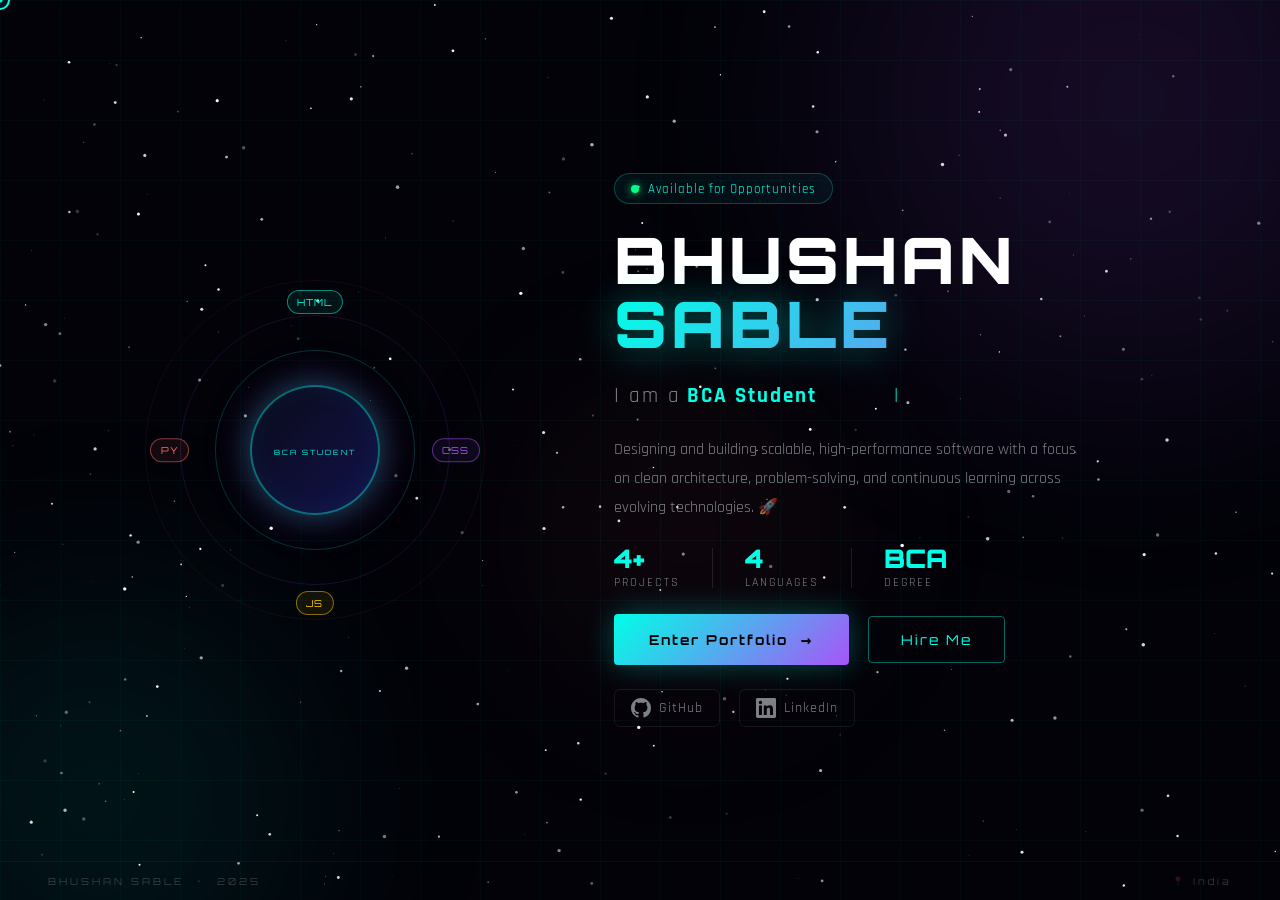
<file: index.html>
<!DOCTYPE html>
<html lang="en">
<head>
<meta charset="UTF-8">
<meta name="viewport" content="width=device-width, initial-scale=1.0">
<title>Bhushan Sable</title>
<link href="https://fonts.googleapis.com/css2?family=Orbitron:wght@400;700;900&family=Rajdhani:wght@300;400;600;700&display=swap" rel="stylesheet">
<link rel="stylesheet" href="landing.css">
</head>
<body>

<!-- Custom Cursor -->
<div id="cursor"></div>
<div id="cursor-dot"></div>

<!-- Star Canvas -->
<canvas id="starfield"></canvas>

<!-- Nebula Blobs -->
<div class="nebula n1"></div>
<div class="nebula n2"></div>
<div class="nebula n3"></div>

<!-- Grid Overlay -->
<div class="grid-overlay"></div>

<!-- Floating Particles -->
<div class="particles" id="particles"></div>

<!-- ═══ MAIN CONTENT ═══ -->
<main class="landing-main">

  <!-- LEFT: Avatar / Visual -->
  <div class="left-col">
    <div class="avatar-container">
      <div class="orbit-ring ring1"></div>
      <div class="orbit-ring ring2"></div>
      <div class="orbit-ring ring3"></div>
      <div class="avatar-glow"></div>
      <div class="avatar-box">
        <div class="avatar-emoji"></div>
        <div class="avatar-label">BCA STUDENT</div>
      </div>
      <!-- Orbiting Badges -->
      <div class="badge b1">HTML</div>
      <div class="badge b2">CSS</div>
      <div class="badge b3">JS</div>
      <div class="badge b4">PY</div>
    </div>
  </div>

  <!-- RIGHT: Text Content -->
  <div class="right-col">

    <!-- Status Badge -->
    <div class="status-badge">
      <span class="pulse-dot"></span>
      Available for Opportunities
    </div>

    <!-- Name -->
    <h1 class="name-title">
      <span class="name-line">BHUSHAN</span>
      <span class="name-line accent">SABLE</span>
    </h1>

    <!-- Animated Role -->
    <div class="role-wrapper">
      <span class="role-static">I am a </span>
      <span class="role-dynamic" id="roleText"></span>
      <span class="cursor-blink">|</span>
    </div>

    <!-- Description -->
    <p class="desc">
     Designing and building scalable, high-performance software with a focus on clean architecture, problem-solving, and continuous learning across evolving technologies. 🚀
    </p>

    <!-- Stats Row -->
    <div class="stats-row">
      <div class="stat">
        <span class="stat-num">4+</span>
        <span class="stat-label">Projects</span>
      </div>
      <div class="stat-divider"></div>
      <div class="stat">
        <span class="stat-num">4</span>
        <span class="stat-label">Languages</span>
      </div>
      <div class="stat-divider"></div>
      <div class="stat">
        <span class="stat-num">BCA</span>
        <span class="stat-label">Degree</span>
      </div>
    </div>

    <!-- CTA Buttons -->
    <div class="cta-row">
      <a href="main.html" class="btn-primary" id="enterBtn">
        <span class="btn-text">Enter Portfolio</span>
        <span class="btn-icon">→</span>
        <div class="btn-shine"></div>
      </a>
      <a href="mailto:bhushansable9876@gmail.com" class="btn-secondary">
        Hire Me
      </a>
    </div>

    <!-- Social Links -->
    <div class="socials">
      <a href="https://github.com/bhushansable" target="_blank" class="social-link">
        <svg width="20" height="20" viewBox="0 0 24 24" fill="currentColor">
          <path d="M12 0C5.37 0 0 5.37 0 12c0 5.31 3.435 9.795 8.205 11.385.6.105.825-.255.825-.57 0-.285-.015-1.23-.015-2.235-3.015.555-3.795-.735-4.035-1.41-.135-.345-.72-1.41-1.23-1.695-.42-.225-1.02-.78-.015-.795.945-.015 1.62.87 1.845 1.23 1.08 1.815 2.805 1.305 3.495.99.105-.78.42-1.305.765-1.605-2.67-.3-5.46-1.335-5.46-5.925 0-1.305.465-2.385 1.23-3.225-.12-.3-.54-1.53.12-3.18 0 0 1.005-.315 3.3 1.23.96-.27 1.98-.405 3-.405s2.04.135 3 .405c2.295-1.56 3.3-1.23 3.3-1.23.66 1.65.24 2.88.12 3.18.765.84 1.23 1.905 1.23 3.225 0 4.605-2.805 5.625-5.475 5.925.435.375.81 1.095.81 2.22 0 1.605-.015 2.895-.015 3.3 0 .315.225.69.825.57A12.02 12.02 0 0 0 24 12c0-6.63-5.37-12-12-12z"/>
        </svg>
        GitHub
      </a>
      <a href="https://www.linkedin.com/in/bhushan-sable-937256384?utm_source=share_via&utm_content=profile&utm_medium=member_android" target="_blank" class="social-link">
        <svg width="20" height="20" viewBox="0 0 24 24" fill="currentColor">
          <path d="M20.447 20.452h-3.554v-5.569c0-1.328-.027-3.037-1.852-3.037-1.853 0-2.136 1.445-2.136 2.939v5.667H9.351V9h3.414v1.561h.046c.477-.9 1.637-1.85 3.37-1.85 3.601 0 4.267 2.37 4.267 5.455v6.286zM5.337 7.433a2.062 2.062 0 0 1-2.063-2.065 2.064 2.064 0 1 1 2.063 2.065zm1.782 13.019H3.555V9h3.564v11.452zM22.225 0H1.771C.792 0 0 .774 0 1.729v20.542C0 23.227.792 24 1.771 24h20.451C23.2 24 24 23.227 24 22.271V1.729C24 .774 23.2 0 22.222 0h.003z"/>
        </svg>
        LinkedIn
      </a>
    </div>

  </div>
</main>

<!-- Bottom Bar -->
<div class="bottom-bar">
  <span>BHUSHAN SABLE &nbsp;·&nbsp; 2025</span>
  <span class="location">📍 India</span>
</div>

<script src="landing.js"></script>
</body>
</html>
</file>
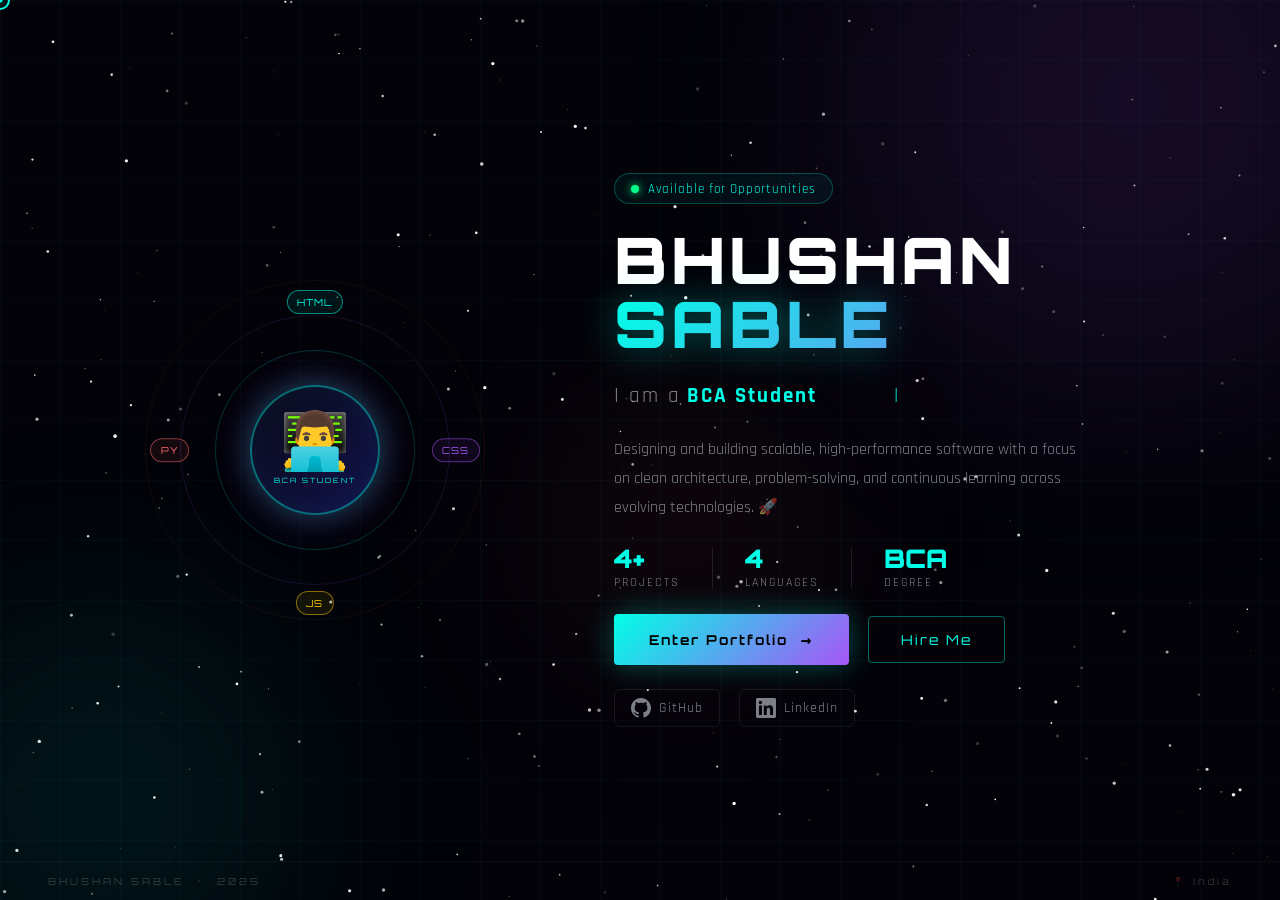
<file: landing.html>
<!DOCTYPE html>
<html lang="en">
<head>
<meta charset="UTF-8">
<meta name="viewport" content="width=device-width, initial-scale=1.0">
<title>Bhushan Sable</title>
<link href="https://fonts.googleapis.com/css2?family=Orbitron:wght@400;700;900&family=Rajdhani:wght@300;400;600;700&display=swap" rel="stylesheet">
<link rel="stylesheet" href="landing.css">
</head>
<body>

<!-- Custom Cursor -->
<div id="cursor"></div>
<div id="cursor-dot"></div>

<!-- Star Canvas -->
<canvas id="starfield"></canvas>

<!-- Nebula Blobs -->
<div class="nebula n1"></div>
<div class="nebula n2"></div>
<div class="nebula n3"></div>

<!-- Grid Overlay -->
<div class="grid-overlay"></div>

<!-- Floating Particles -->
<div class="particles" id="particles"></div>

<!-- ═══ MAIN CONTENT ═══ -->
<main class="landing-main">

  <!-- LEFT: Avatar / Visual -->
  <div class="left-col">
    <div class="avatar-container">
      <div class="orbit-ring ring1"></div>
      <div class="orbit-ring ring2"></div>
      <div class="orbit-ring ring3"></div>
      <div class="avatar-glow"></div>
      <div class="avatar-box">
        <div class="avatar-emoji">👨‍💻</div>
        <div class="avatar-label">BCA STUDENT</div>
      </div>
      <!-- Orbiting Badges -->
      <div class="badge b1">HTML</div>
      <div class="badge b2">CSS</div>
      <div class="badge b3">JS</div>
      <div class="badge b4">PY</div>
    </div>
  </div>

  <!-- RIGHT: Text Content -->
  <div class="right-col">

    <!-- Status Badge -->
    <div class="status-badge">
      <span class="pulse-dot"></span>
      Available for Opportunities
    </div>

    <!-- Name -->
    <h1 class="name-title">
      <span class="name-line">BHUSHAN</span>
      <span class="name-line accent">SABLE</span>
    </h1>

    <!-- Animated Role -->
    <div class="role-wrapper">
      <span class="role-static">I am a </span>
      <span class="role-dynamic" id="roleText"></span>
      <span class="cursor-blink">|</span>
    </div>

    <!-- Description -->
    <p class="desc">
     Designing and building scalable, high-performance software with a focus on clean architecture, problem-solving, and continuous learning across evolving technologies. 🚀
    </p>

    <!-- Stats Row -->
    <div class="stats-row">
      <div class="stat">
        <span class="stat-num">4+</span>
        <span class="stat-label">Projects</span>
      </div>
      <div class="stat-divider"></div>
      <div class="stat">
        <span class="stat-num">4</span>
        <span class="stat-label">Languages</span>
      </div>
      <div class="stat-divider"></div>
      <div class="stat">
        <span class="stat-num">BCA</span>
        <span class="stat-label">Degree</span>
      </div>
    </div>

    <!-- CTA Buttons -->
    <div class="cta-row">
      <a href="main.html" class="btn-primary" id="enterBtn">
        <span class="btn-text">Enter Portfolio</span>
        <span class="btn-icon">→</span>
        <div class="btn-shine"></div>
      </a>
      <a href="mailto:bhushansable9876@gmail.com" class="btn-secondary">
        Hire Me
      </a>
    </div>

    <!-- Social Links -->
    <div class="socials">
      <a href="https://github.com/bhushansable" target="_blank" class="social-link">
        <svg width="20" height="20" viewBox="0 0 24 24" fill="currentColor">
          <path d="M12 0C5.37 0 0 5.37 0 12c0 5.31 3.435 9.795 8.205 11.385.6.105.825-.255.825-.57 0-.285-.015-1.23-.015-2.235-3.015.555-3.795-.735-4.035-1.41-.135-.345-.72-1.41-1.23-1.695-.42-.225-1.02-.78-.015-.795.945-.015 1.62.87 1.845 1.23 1.08 1.815 2.805 1.305 3.495.99.105-.78.42-1.305.765-1.605-2.67-.3-5.46-1.335-5.46-5.925 0-1.305.465-2.385 1.23-3.225-.12-.3-.54-1.53.12-3.18 0 0 1.005-.315 3.3 1.23.96-.27 1.98-.405 3-.405s2.04.135 3 .405c2.295-1.56 3.3-1.23 3.3-1.23.66 1.65.24 2.88.12 3.18.765.84 1.23 1.905 1.23 3.225 0 4.605-2.805 5.625-5.475 5.925.435.375.81 1.095.81 2.22 0 1.605-.015 2.895-.015 3.3 0 .315.225.69.825.57A12.02 12.02 0 0 0 24 12c0-6.63-5.37-12-12-12z"/>
        </svg>
        GitHub
      </a>
      <a href="https://www.linkedin.com/in/bhushan-sable-937256384?utm_source=share_via&utm_content=profile&utm_medium=member_android" target="_blank" class="social-link">
        <svg width="20" height="20" viewBox="0 0 24 24" fill="currentColor">
          <path d="M20.447 20.452h-3.554v-5.569c0-1.328-.027-3.037-1.852-3.037-1.853 0-2.136 1.445-2.136 2.939v5.667H9.351V9h3.414v1.561h.046c.477-.9 1.637-1.85 3.37-1.85 3.601 0 4.267 2.37 4.267 5.455v6.286zM5.337 7.433a2.062 2.062 0 0 1-2.063-2.065 2.064 2.064 0 1 1 2.063 2.065zm1.782 13.019H3.555V9h3.564v11.452zM22.225 0H1.771C.792 0 0 .774 0 1.729v20.542C0 23.227.792 24 1.771 24h20.451C23.2 24 24 23.227 24 22.271V1.729C24 .774 23.2 0 22.222 0h.003z"/>
        </svg>
        LinkedIn
      </a>
    </div>

  </div>
</main>

<!-- Bottom Bar -->
<div class="bottom-bar">
  <span>BHUSHAN SABLE &nbsp;·&nbsp; 2025</span>
  <span class="location">📍 India</span>
</div>

<script src="landing.js"></script>
</body>
</html>
</file>
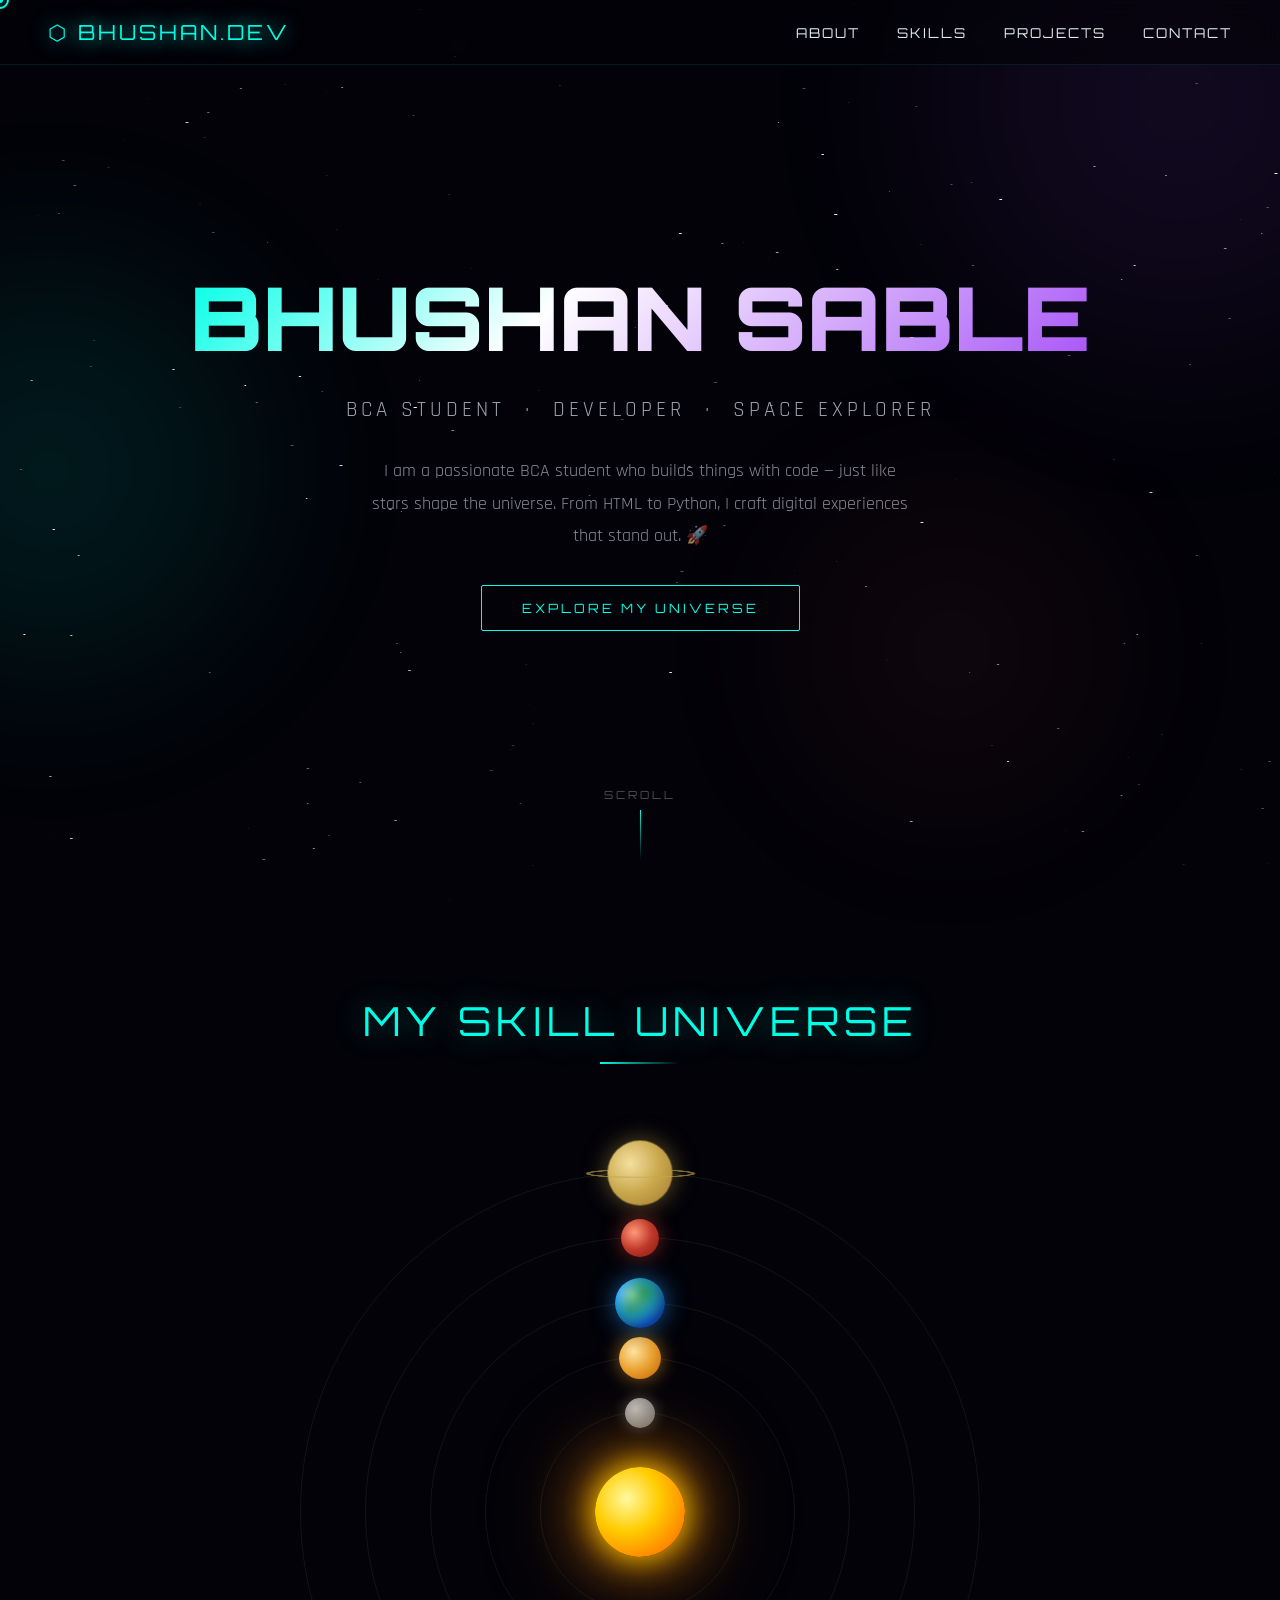
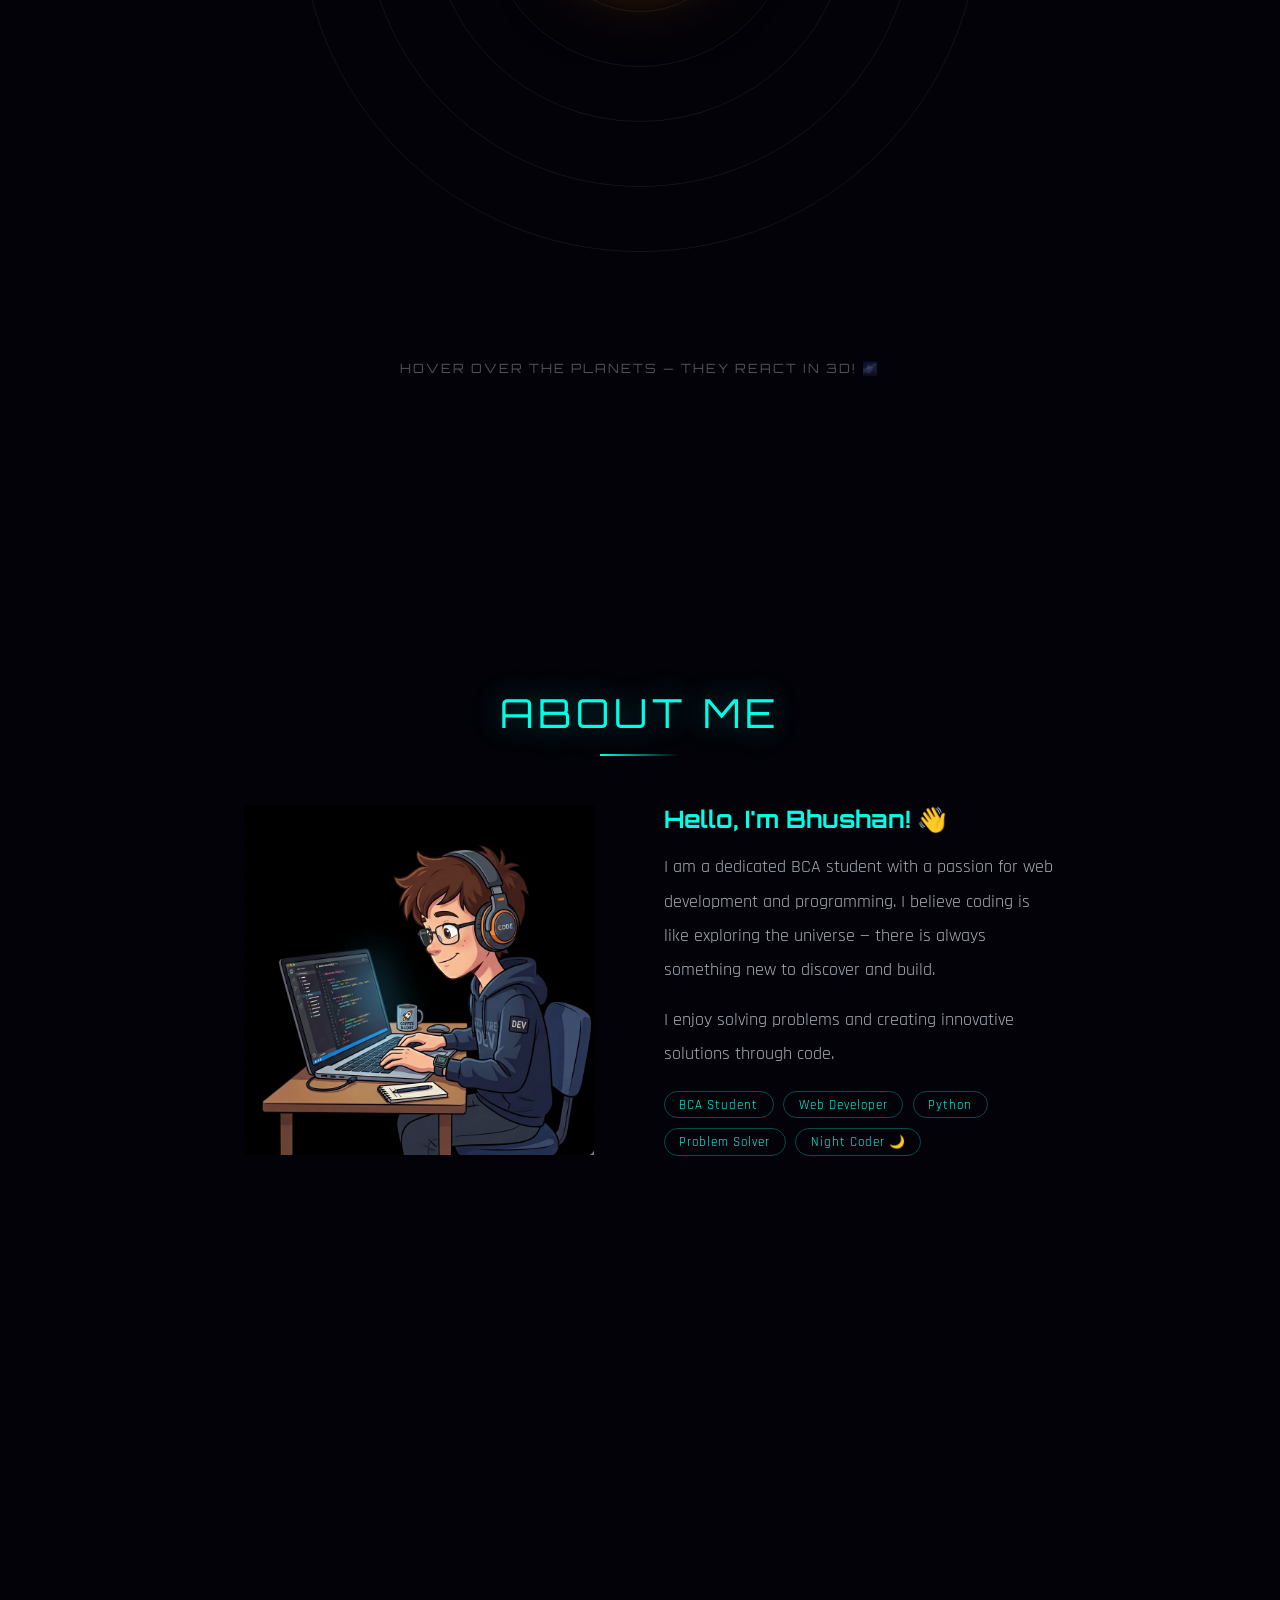
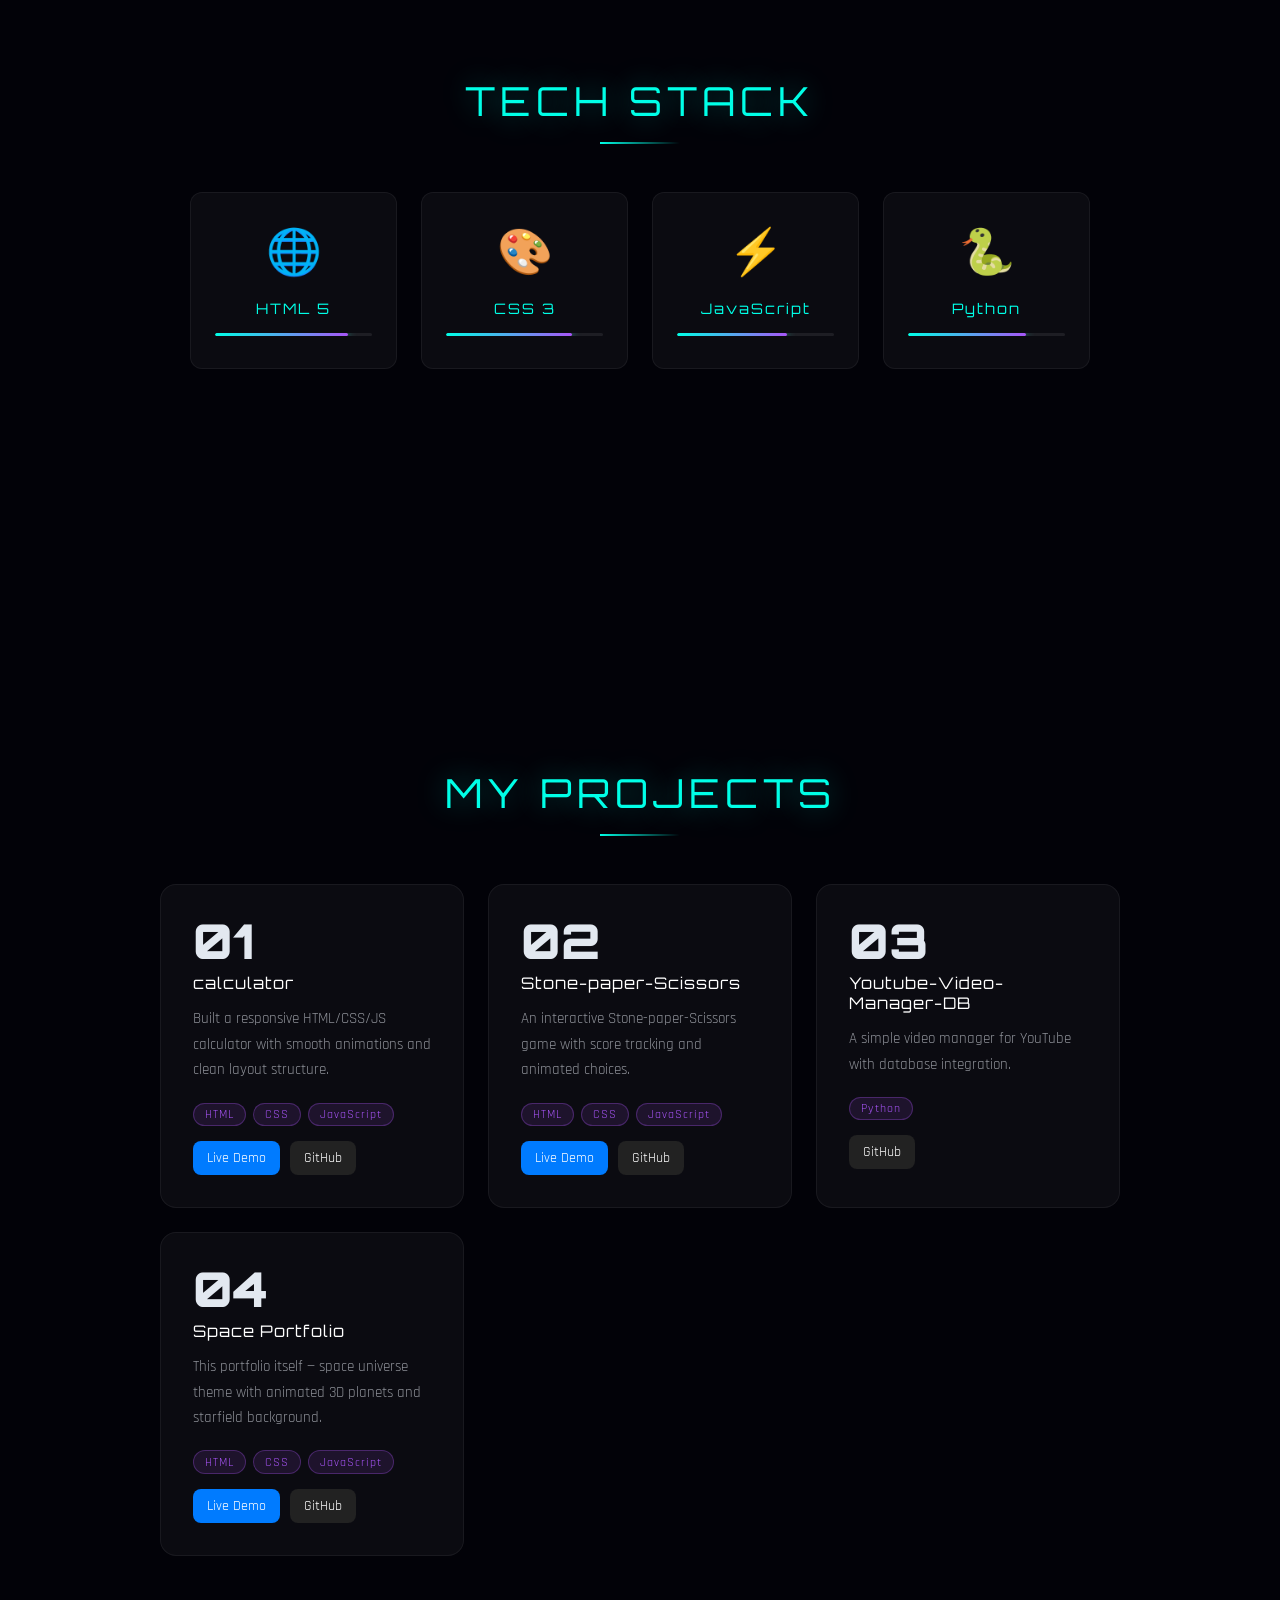
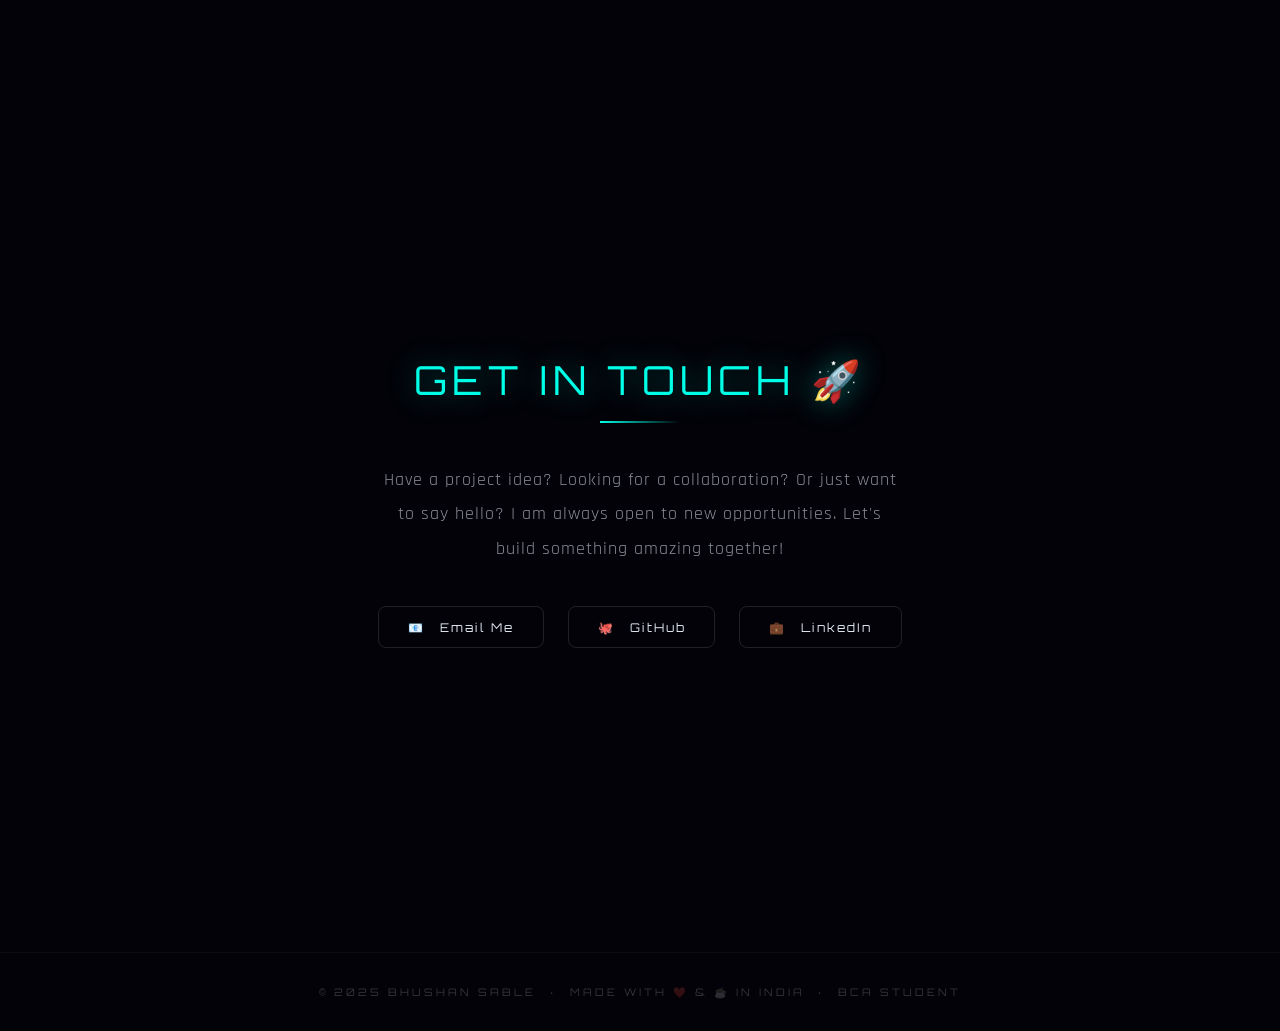
<file: main.html>
<!DOCTYPE html>
<html lang="en">
<head>
<meta charset="UTF-8">
<meta name="viewport" content="width=device-width, initial-scale=1.0">
<title>Bhushan Sable | Portfolio</title>
<link href="https://fonts.googleapis.com/css2?family=Orbitron:wght@400;700;900&family=Rajdhani:wght@300;400;600&display=swap" rel="stylesheet">
<link rel="stylesheet" href="main_style.css">
</head>
<body>

<div id="cursor"></div>
<div id="cursor-dot"></div>

<div class="nebula nebula1"></div>
<div class="nebula nebula2"></div>
<div class="nebula nebula3"></div>

<canvas id="starfield"></canvas>

<nav>
  <div class="logo">⬡ BHUSHAN.DEV</div>
  <div class="nav-links">
    <a href="#about">About</a>
    <a href="#skills">Skills</a>
    <a href="#projects">Projects</a>
    <a href="#contact">Contact</a>
  </div>
  
</nav>

<!-- HERO -->
<section id="hero">
  <div class="hero-title">BHUSHAN SABLE</div>
  <div class="hero-sub">BCA Student &nbsp;·&nbsp; Developer &nbsp;·&nbsp; Space Explorer</div>
  <p class="hero-desc">
    I am a passionate BCA student who builds things with code — just like stars shape the universe. From HTML to Python, I craft digital experiences that stand out. 🚀
  </p>
  <a href="#projects" class="btn">Explore My Universe</a>
  <div class="scroll-indicator">
    <span>SCROLL</span>
    <div class="scroll-line"></div>
  </div>
</section>

<!-- SOLAR SYSTEM -->
<section id="planets-section">
  <div class="section-title fade-in">My Skill Universe</div>
  <div class="planets-orbit-container fade-in">
    <div class="sun"></div>

    <div class="orbit orbit1">
      <div class="planet-wrapper">
        <div class="planet p-mercury"></div>
        <div class="tooltip">⚡ HTML</div>
      </div>
    </div>

    <div class="orbit orbit2">
      <div class="planet-wrapper">
        <div class="planet p-venus"></div>
        <div class="tooltip">🎨 CSS</div>
      </div>
    </div>

    <div class="orbit orbit3">
      <div class="planet-wrapper">
        <div class="planet p-earth"></div>
        <div class="tooltip">🌍 JavaScript</div>
      </div>
    </div>

    <div class="orbit orbit4">
      <div class="planet-wrapper">
        <div class="planet p-mars"></div>
        <div class="tooltip">🐍 Python</div>
      </div>
    </div>

    <div class="orbit orbit5">
      <div class="planet-wrapper">
        <div class="planet p-saturn">
          <div class="saturn-ring"></div>
        </div>
        <div class="tooltip">🪐 Projects</div>
      </div>
    </div>
  </div>
  <p class="orbit-hint">HOVER OVER THE PLANETS — THEY REACT IN 3D! 🌌</p>
</section>

<!-- ABOUT -->
<section id="about">
  <div class="section-title fade-in">About Me</div>
  <div class="about-grid fade-in">
    <div class="about-avatar">
      <div class="avatar-circle"></div>
    </div>
    <div class="about-text">
      <h3>Hello, I'm Bhushan! 👋</h3>
      <p>I am a dedicated BCA student with a passion for web development and programming. I believe coding is like exploring the universe — there is always something new to discover and build.</p>
      <p>I enjoy solving problems and creating innovative solutions through code.</p>
      <div class="tag-cloud">
        <span class="tag">BCA Student</span>
        <span class="tag">Web Developer</span>
        <span class="tag">Python</span>
        <span class="tag">Problem Solver</span>
        <span class="tag">Night Coder 🌙</span>
      </div>
    </div>
  </div>
</section>

<!-- SKILLS -->
<section id="skills">
  <div class="section-title fade-in">Tech Stack</div>
  <div class="skills-grid fade-in">
    <div class="skill-card" data-skill="85">
      <span class="skill-icon">🌐</span>
      <div class="skill-name">HTML 5</div>
      <div class="skill-level"><div class="skill-bar"></div></div>
    </div>
    <div class="skill-card" data-skill="80">
      <span class="skill-icon">🎨</span>
      <div class="skill-name">CSS 3</div>
      <div class="skill-level"><div class="skill-bar"></div></div>
    </div>
    <div class="skill-card" data-skill="70">
      <span class="skill-icon">⚡</span>
      <div class="skill-name">JavaScript</div>
      <div class="skill-level"><div class="skill-bar"></div></div>
    </div>
    <div class="skill-card" data-skill="75">
      <span class="skill-icon">🐍</span>
      <div class="skill-name">Python</div>
      <div class="skill-level"><div class="skill-bar"></div></div>
    </div>
  </div>
</section>

<!-- PROJECTS -->
<section id="projects">
  <div class="section-title fade-in">My Projects</div>
  <div class="projects-grid fade-in">

    <div class="proj-card">
      <div class="proj-num">01</div>
      <div class="proj-title">calculator</div>
      <p class="proj-desc">Built a responsive HTML/CSS/JS calculator with smooth animations and clean layout structure.</p>
      <div class="proj-tags">
        <span class="proj-tag">HTML</span>
        <span class="proj-tag">CSS</span>
        <span class="proj-tag">JavaScript</span>
      </div>
      <div class="proj-links">
        <a href="https://bhushansable.github.io/calculator/" target="_blank" class="btn-live">
          Live Demo
        </a>

        <a href="https://github.com/bhushansable/calculator" target="_blank" class="btn-github">
          GitHub
        </a>
      </div>
    </div>

    <div class="proj-card">
      <div class="proj-num">02</div>
      <div class="proj-title">Stone-paper-Scissors</div>
      <p class="proj-desc">An interactive Stone-paper-Scissors game with score tracking and animated choices.</p>
      <div class="proj-tags">
        <span class="proj-tag">HTML</span>
        <span class="proj-tag">CSS</span>
        <span class="proj-tag">JavaScript</span>
      </div>
      <div class="proj-links">
        <a href="https://bhushansable.github.io/Stone-paper-Scissor-/" target="_blank" class="btn-live">
          Live Demo
        </a>

        <a href="https://github.com/bhushansable/Stone-paper-Scissor-" target="_blank" class="btn-github">
          GitHub
        </a>
      </div>
    </div>

    <div class="proj-card">
      <div class="proj-num">03</div>
      <div class="proj-title">Youtube-Video-Manager-DB</div>
      <p class="proj-desc">A simple video manager for YouTube with database integration.</p>
      <div class="proj-tags">
        <span class="proj-tag">Python</span>
      </div>
      <div class="proj-links">
        <a href="https://github.com/bhushansable/STORE-MANAGER-DB" target="_blank" class="btn-github">
          GitHub
        </a>
      </div>
    </div>

    <div class="proj-card">
      <div class="proj-num">04</div>
      <div class="proj-title">Space Portfolio</div>
      <p class="proj-desc">This portfolio itself — space universe theme with animated 3D planets and starfield background.</p>
      <div class="proj-tags">
        <span class="proj-tag">HTML</span>
        <span class="proj-tag">CSS</span>
        <span class="proj-tag">JavaScript</span>
      </div>
       <div class="proj-links">
        <a href=" https://bhushansable.github.io/Portfolio/" target="_blank" class="btn-live">
          Live Demo
        </a>

        <a href="https://github.com/bhushansable/Portfolio" target="_blank" class="btn-github">
          GitHub
        </a>
      </div>
    </div>

  </div>
</section>

<!-- CONTACT -->
<section id="contact">
  <div class="section-title fade-in">Get In Touch 🚀</div>
  <p class="contact-line fade-in">
    Have a project idea? Looking for a collaboration? Or just want to say hello? I am always open to new opportunities. Let's build something amazing together!
  </p>
  <div class="contact-links fade-in">
    <a href="bhushansable9876@gmail.com" class="contact-link">📧 &nbsp; Email Me</a>
    <a href="https://github.com/bhushansable" target="_blank" class="contact-link">🐙 &nbsp; GitHub</a>
    <a href="https://www.linkedin.com/in/bhushan-sable-937256384?utm_source=share_via&utm_content=profile&utm_medium=member_android" target="_blank" class="contact-link">💼 &nbsp; LinkedIn</a>
  </div>
</section>

<footer>
  &copy; 2025 BHUSHAN SABLE &nbsp;·&nbsp; MADE WITH ❤️ &amp; ☕ IN INDIA &nbsp;·&nbsp; BCA STUDENT
</footer>

<script src="main.js"></script>
</body>
</html>
</file>
<file: landing.css>
/* ════════════════════════════════════
   BHUSHAN SABLE — LANDING PAGE
   landing.css
════════════════════════════════════ */

:root {
  --accent:  #00ffe7;
  --accent2: #a855f7;
  --accent3: #ff6b6b;
  --bg:      #020208;
  --bg2:     #080818;
  --text:    #e2e8f0;
  --text-dim: rgba(226,232,240,0.55);
}

*, *::before, *::after {
  margin: 0; padding: 0;
  box-sizing: border-box;
}

html, body {
  width: 100%; height: 100%;
  overflow: hidden;
}

body {
  background: var(--bg);
  color: var(--text);
  font-family: 'Rajdhani', sans-serif;
  cursor: none;
}

/* ── CURSOR ── */
#cursor {
  position: fixed;
  width: 20px; height: 20px;
  border: 2px solid var(--accent);
  border-radius: 50%;
  pointer-events: none;
  z-index: 9999;
  transform: translate(-50%,-50%);
  transition: transform 0.15s ease, background 0.2s, width 0.2s, height 0.2s;
}
#cursor-dot {
  position: fixed;
  width: 5px; height: 5px;
  background: var(--accent);
  border-radius: 50%;
  pointer-events: none;
  z-index: 9999;
  transform: translate(-50%,-50%);
  box-shadow: 0 0 8px var(--accent);
}

/* ── STARFIELD ── */
#starfield {
  position: fixed;
  inset: 0;
  z-index: 0;
  pointer-events: none;
}

/* ── NEBULAS ── */
.nebula {
  position: fixed;
  border-radius: 50%;
  filter: blur(90px);
  pointer-events: none;
  z-index: 0;
}
.n1 {
  width: 700px; height: 700px;
  background: radial-gradient(circle, rgba(168,85,247,0.15), transparent);
  top: -250px; right: -200px;
}
.n2 {
  width: 500px; height: 500px;
  background: radial-gradient(circle, rgba(0,255,231,0.10), transparent);
  bottom: -150px; left: -150px;
}
.n3 {
  width: 350px; height: 350px;
  background: radial-gradient(circle, rgba(255,107,107,0.08), transparent);
  top: 40%; left: 40%;
}

/* ── GRID OVERLAY ── */
.grid-overlay {
  position: fixed;
  inset: 0;
  z-index: 1;
  background-image:
    linear-gradient(rgba(0,255,231,0.03) 1px, transparent 1px),
    linear-gradient(90deg, rgba(0,255,231,0.03) 1px, transparent 1px);
  background-size: 60px 60px;
  pointer-events: none;
}

/* ── PARTICLES ── */
.particles {
  position: fixed;
  inset: 0;
  z-index: 1;
  pointer-events: none;
}
.particle {
  position: absolute;
  border-radius: 50%;
  animation: particle-float linear infinite;
  opacity: 0;
}
@keyframes particle-float {
  0%   { transform: translateY(100vh) scale(0); opacity: 0; }
  10%  { opacity: 1; }
  90%  { opacity: 0.6; }
  100% { transform: translateY(-10vh) scale(1); opacity: 0; }
}

/* ── MAIN LAYOUT ── */
.landing-main {
  position: relative;
  z-index: 10;
  width: 100%;
  height: 100vh;
  display: grid;
  grid-template-columns: 1fr 1.2fr;
  align-items: center;
  max-width: 1300px;
  margin: 0 auto;
  padding: 2rem 4rem;
  gap: 3rem;
}

/* ════════════════════════════════════
   LEFT COL — AVATAR
════════════════════════════════════ */
.left-col {
  display: flex;
  justify-content: center;
  align-items: center;
}

.avatar-container {
  position: relative;
  width: 340px;
  height: 340px;
  display: flex;
  align-items: center;
  justify-content: center;
}

/* Orbit Rings */
.orbit-ring {
  position: absolute;
  border-radius: 50%;
  border: 1px solid rgba(0,255,231,0.12);
  animation: ring-spin linear infinite;
}
.ring1 { width: 200px; height: 200px; animation-duration: 12s; border-color: rgba(0,255,231,0.2); }
.ring2 { width: 270px; height: 270px; animation-duration: 20s; animation-direction: reverse; border-color: rgba(168,85,247,0.15); }
.ring3 { width: 340px; height: 340px; animation-duration: 30s; border-color: rgba(255,107,107,0.08); }

@keyframes ring-spin {
  from { transform: rotate(0deg); }
  to   { transform: rotate(360deg); }
}

/* Avatar Box */
.avatar-glow {
  position: absolute;
  width: 140px; height: 140px;
  border-radius: 50%;
  background: radial-gradient(circle, rgba(0,255,231,0.3), rgba(168,85,247,0.2), transparent);
  filter: blur(20px);
  animation: glow-pulse 3s ease-in-out infinite alternate;
}
@keyframes glow-pulse {
  from { transform: scale(1);   opacity: 0.7; }
  to   { transform: scale(1.3); opacity: 1;   }
}

.avatar-box {
  position: relative;
  width: 130px; height: 130px;
  border-radius: 50%;
  background: linear-gradient(135deg, #0a0a1a, #12124a);
  border: 2px solid rgba(0,255,231,0.4);
  display: flex;
  flex-direction: column;
  align-items: center;
  justify-content: center;
  gap: 4px;
  box-shadow:
    0 0 30px rgba(0,255,231,0.2),
    0 0 60px rgba(168,85,247,0.1),
    inset 0 0 30px rgba(0,255,231,0.05);
  animation: avatar-float 5s ease-in-out infinite;
  z-index: 5;
}
@keyframes avatar-float {
  0%,100% { transform: translateY(0); }
  50%     { transform: translateY(-15px); }
}

.avatar-emoji { font-size: 3.5rem; line-height: 1; }
.avatar-label {
  font-family: 'Orbitron', monospace;
  font-size: 0.45rem;
  letter-spacing: 2px;
  color: var(--accent);
  text-align: center;
}

/* Orbiting Skill Badges */
.badge {
  position: absolute;
  font-family: 'Orbitron', monospace;
  font-size: 0.6rem;
  letter-spacing: 1px;
  padding: 0.3rem 0.6rem;
  border-radius: 20px;
  border: 1px solid rgba(0,255,231,0.4);
  background: rgba(0,255,231,0.08);
  color: var(--accent);
  white-space: nowrap;
  pointer-events: none;
}
.b1 { top: 10px;  left: 50%; transform: translateX(-50%); border-color: rgba(0,255,231,0.5); }
.b2 { right: 5px; top: 50%;  transform: translateY(-50%); border-color: rgba(168,85,247,0.5); color: var(--accent2); background: rgba(168,85,247,0.08); }
.b3 { bottom: 5px; left: 50%; transform: translateX(-50%); border-color: rgba(255,200,0,0.5);  color: #ffc800; background: rgba(255,200,0,0.08); }
.b4 { left: 5px; top: 50%; transform: translateY(-50%); border-color: rgba(255,107,107,0.5); color: var(--accent3); background: rgba(255,107,107,0.08); }

/* ════════════════════════════════════
   RIGHT COL — TEXT
════════════════════════════════════ */
.right-col {
  display: flex;
  flex-direction: column;
  gap: 1.5rem;
}

/* Status Badge */
.status-badge {
  display: inline-flex;
  align-items: center;
  gap: 0.6rem;
  padding: 0.4rem 1rem;
  border: 1px solid rgba(0,255,231,0.25);
  border-radius: 30px;
  font-size: 0.8rem;
  letter-spacing: 1px;
  color: var(--accent);
  width: fit-content;
  background: rgba(0,255,231,0.05);
  animation: fadeSlideIn 0.8s ease both 0.2s;
}
.pulse-dot {
  width: 8px; height: 8px;
  border-radius: 50%;
  background: #00ff88;
  box-shadow: 0 0 8px #00ff88;
  animation: pulse-dot 1.5s ease-in-out infinite;
}
@keyframes pulse-dot {
  0%,100% { transform: scale(1); opacity: 1; }
  50%     { transform: scale(1.5); opacity: 0.6; }
}

/* Name */
.name-title {
  display: flex;
  flex-direction: column;
  line-height: 1;
  animation: fadeSlideIn 0.8s ease both 0.4s;
}
.name-line {
  font-family: 'Orbitron', monospace;
  font-size: clamp(2.8rem, 5vw, 5rem);
  font-weight: 900;
  letter-spacing: 4px;
  color: #fff;
}
.name-line.accent {
  background: linear-gradient(135deg, var(--accent), var(--accent2));
  -webkit-background-clip: text;
  -webkit-text-fill-color: transparent;
  background-clip: text;
  filter: drop-shadow(0 0 20px rgba(0,255,231,0.4));
}

/* Role Typing */
.role-wrapper {
  display: flex;
  align-items: center;
  gap: 0.4rem;
  font-size: 1.3rem;
  letter-spacing: 2px;
  color: var(--text-dim);
  animation: fadeSlideIn 0.8s ease both 0.6s;
  min-height: 2rem;
}
.role-static { color: var(--text-dim); }
.role-dynamic {
  color: var(--accent);
  font-weight: 700;
  min-width: 200px;
}
.cursor-blink {
  color: var(--accent);
  animation: blink 1s step-end infinite;
}
@keyframes blink {
  0%,100% { opacity: 1; }
  50%     { opacity: 0; }
}

/* Description */
.desc {
  font-size: 1rem;
  color: var(--text-dim);
  line-height: 1.8;
  max-width: 480px;
  animation: fadeSlideIn 0.8s ease both 0.7s;
}

/* Stats */
.stats-row {
  display: flex;
  align-items: center;
  gap: 2rem;
  animation: fadeSlideIn 0.8s ease both 0.8s;
}
.stat {
  display: flex;
  flex-direction: column;
  gap: 0.2rem;
}
.stat-num {
  font-family: 'Orbitron', monospace;
  font-size: 1.6rem;
  font-weight: 900;
  color: var(--accent);
  line-height: 1;
}
.stat-label {
  font-size: 0.75rem;
  letter-spacing: 2px;
  color: var(--text-dim);
  text-transform: uppercase;
}
.stat-divider {
  width: 1px;
  height: 40px;
  background: rgba(255,255,255,0.1);
}

/* CTA Buttons */
.cta-row {
  display: flex;
  align-items: center;
  gap: 1.2rem;
  animation: fadeSlideIn 0.8s ease both 0.9s;
  flex-wrap: wrap;
}

.btn-primary {
  position: relative;
  display: inline-flex;
  align-items: center;
  gap: 0.8rem;
  padding: 0.9rem 2.2rem;
  background: linear-gradient(135deg, var(--accent), var(--accent2));
  color: #000;
  font-family: 'Orbitron', monospace;
  font-size: 0.85rem;
  font-weight: 700;
  letter-spacing: 2px;
  text-decoration: none;
  border-radius: 4px;
  overflow: hidden;
  cursor: none;
  transition: transform 0.3s ease, box-shadow 0.3s ease;
  box-shadow: 0 0 30px rgba(0,255,231,0.3);
}
.btn-primary:hover {
  transform: translateY(-3px) scale(1.04);
  box-shadow: 0 10px 40px rgba(0,255,231,0.5);
}
.btn-shine {
  position: absolute;
  top: 0; left: -100%;
  width: 60%; height: 100%;
  background: linear-gradient(90deg, transparent, rgba(255,255,255,0.3), transparent);
  animation: shine 3s ease-in-out infinite;
}
@keyframes shine {
  0%   { left: -100%; }
  50%  { left: 150%; }
  100% { left: 150%; }
}
.btn-icon {
  font-size: 1.1rem;
  transition: transform 0.3s;
}
.btn-primary:hover .btn-icon { transform: translateX(4px); }

.btn-secondary {
  display: inline-flex;
  align-items: center;
  padding: 0.9rem 2rem;
  border: 1.5px solid rgba(0,255,231,0.4);
  color: var(--accent);
  font-family: 'Orbitron', monospace;
  font-size: 0.85rem;
  letter-spacing: 2px;
  text-decoration: none;
  border-radius: 4px;
  cursor: none;
  transition: all 0.3s ease;
  position: relative;
  overflow: hidden;
}
.btn-secondary::before {
  content: '';
  position: absolute;
  inset: 0;
  background: rgba(0,255,231,0.08);
  transform: scaleX(0);
  transform-origin: left;
  transition: transform 0.3s ease;
}
.btn-secondary:hover::before { transform: scaleX(1); }
.btn-secondary:hover {
  border-color: var(--accent);
  transform: translateY(-3px);
  box-shadow: 0 8px 25px rgba(0,255,231,0.15);
}

/* Socials */
.socials {
  display: flex;
  gap: 1.2rem;
  animation: fadeSlideIn 0.8s ease both 1s;
  flex-wrap: wrap;
}
.social-link {
  display: inline-flex;
  align-items: center;
  gap: 0.5rem;
  color: var(--text-dim);
  text-decoration: none;
  font-size: 0.85rem;
  letter-spacing: 1px;
  padding: 0.5rem 1rem;
  border: 1px solid rgba(255,255,255,0.08);
  border-radius: 6px;
  cursor: none;
  transition: all 0.3s ease;
}
.social-link:hover {
  color: var(--accent);
  border-color: rgba(0,255,231,0.3);
  transform: translateY(-2px);
  background: rgba(0,255,231,0.05);
}

/* ── BOTTOM BAR ── */
.bottom-bar {
  position: fixed;
  bottom: 0; left: 0; right: 0;
  z-index: 20;
  padding: 0.8rem 3rem;
  display: flex;
  justify-content: space-between;
  align-items: center;
  font-family: 'Orbitron', monospace;
  font-size: 0.6rem;
  letter-spacing: 3px;
  color: rgba(255,255,255,0.2);
  border-top: 1px solid rgba(255,255,255,0.04);
}

/* ── ANIMATIONS ── */
@keyframes fadeSlideIn {
  from { opacity: 0; transform: translateX(30px); }
  to   { opacity: 1; transform: translateX(0); }
}

/* ════════════════════════════════════
   TABLET (max 1024px)
════════════════════════════════════ */
@media (max-width: 1024px) {
  .landing-main {
    padding: 2rem 2.5rem;
    gap: 2rem;
  }

  .avatar-container {
    width: 280px;
    height: 280px;
  }

  .ring3 { width: 280px; height: 280px; }
  .ring2 { width: 220px; height: 220px; }
  .ring1 { width: 160px; height: 160px; }

  .avatar-box {
    width: 110px; height: 110px;
  }
  .avatar-emoji { font-size: 3rem; }

  .name-line { font-size: clamp(2.2rem, 4.5vw, 4rem); }
  .stat-num  { font-size: 1.3rem; }
}

/* ════════════════════════════════════
   MOBILE (max 768px)
════════════════════════════════════ */
@media (max-width: 768px) {
  html, body { overflow-y: auto; height: auto; }

  .landing-main {
    grid-template-columns: 1fr;
    grid-template-rows: auto auto;
    height: auto;
    min-height: 100vh;
    padding: 5rem 1.5rem 5rem;
    gap: 2.5rem;
    text-align: center;
  }

  .left-col {
    order: 1;
  }

  .right-col {
    order: 2;
    align-items: center;
  }

  .avatar-container {
    width: 240px;
    height: 240px;
  }
  .ring3 { width: 240px; height: 240px; }
  .ring2 { width: 185px; height: 185px; }
  .ring1 { width: 130px; height: 130px; }

  .avatar-box {
    width: 100px; height: 100px;
  }
  .avatar-emoji { font-size: 2.6rem; }

  .name-line {
    font-size: clamp(2.2rem, 10vw, 3.5rem);
    letter-spacing: 2px;
  }

  .role-wrapper {
    justify-content: center;
    font-size: 1.1rem;
    flex-wrap: wrap;
    text-align: center;
  }
  .role-dynamic { min-width: unset; }

  .desc {
    font-size: 0.95rem;
    text-align: center;
    padding: 0 0.5rem;
  }

  .stats-row {
    justify-content: center;
    gap: 1.5rem;
  }

  .cta-row {
    justify-content: center;
    flex-direction: column;
    align-items: center;
    width: 100%;
  }

  .btn-primary,
  .btn-secondary {
    width: 100%;
    max-width: 300px;
    justify-content: center;
    font-size: 0.8rem;
  }

  .socials {
    justify-content: center;
  }

  .social-link {
    font-size: 0.8rem;
  }

  .bottom-bar {
    padding: 0.8rem 1.5rem;
    font-size: 0.5rem;
    letter-spacing: 1.5px;
  }

  /* Hide cursor on mobile */
  #cursor, #cursor-dot { display: none; }
  body { cursor: default; }
  a, button { cursor: pointer; }
}

/* ════════════════════════════════════
   MOBILE SMALL (max 480px)
════════════════════════════════════ */
@media (max-width: 480px) {
  .landing-main {
    padding: 4rem 1.2rem 4rem;
    gap: 2rem;
  }

  .avatar-container {
    width: 200px;
    height: 200px;
  }
  .ring3 { width: 200px; height: 200px; }
  .ring2 { width: 155px; height: 155px; }
  .ring1 { width: 110px; height: 110px; }

  .avatar-box { width: 85px; height: 85px; }
  .avatar-emoji { font-size: 2.2rem; }

  .name-line { font-size: clamp(1.9rem, 10vw, 3rem); letter-spacing: 1px; }
  .role-wrapper { font-size: 0.95rem; }

  .stats-row { gap: 1rem; }
  .stat-num  { font-size: 1.2rem; }
  .stat-label { font-size: 0.65rem; }

  .btn-primary, .btn-secondary {
    max-width: 260px;
    font-size: 0.72rem;
    padding: 0.8rem 1.5rem;
  }
}
</file>
<file: main_style.css>
:root {
  --accent:  #00ffe7;
  --accent2: #ff6b6b;
  --accent3: #a855f7;
  --bg:      #020208;
  --text:    #e2e8f0;
  --card-bg: rgba(255,255,255,0.04);
  --border:  rgba(255,255,255,0.06);
}

*, *::before, *::after {
  margin: 0; padding: 0; box-sizing: border-box;
}

html { scroll-behavior: smooth; }

body {
  background: var(--bg);
  color: var(--text);
  font-family: 'Rajdhani', sans-serif;
  font-size: 18px;
  overflow-x: hidden;
  cursor: none;
}

/* CURSOR */
#cursor {
  position: fixed;
  width: 18px; height: 18px;
  border: 2px solid var(--accent);
  border-radius: 50%;
  pointer-events: none;
  z-index: 9999;
  transform: translate(-50%, -50%);
  transition: transform 0.15s ease, background 0.2s;
}

#cursor-dot {
  position: fixed;
  width: 6px; height: 6px;
  background: var(--accent);
  border-radius: 50%;
  pointer-events: none;
  z-index: 9999;
  transform: translate(-50%, -50%);
  box-shadow: 0 0 8px var(--accent);
}

/* STARFIELD */
#starfield {
  position: fixed;
  top: 0; left: 0;
  width: 100%; height: 100%;
  z-index: 0;
  pointer-events: none;
}

/* NEBULA */
.nebula {
  position: fixed;
  border-radius: 50%;
  filter: blur(80px);
  pointer-events: none;
  z-index: 0;
  opacity: 0.12;
  transition: transform 0.1s ease-out;
}
.nebula1 {
  width: 600px; height: 600px;
  background: radial-gradient(circle, var(--accent3), transparent);
  top: -200px; right: -200px;
}
.nebula2 {
  width: 500px; height: 500px;
  background: radial-gradient(circle, var(--accent), transparent);
  bottom: 20%; left: -200px;
}
.nebula3 {
  width: 400px; height: 400px;
  background: radial-gradient(circle, var(--accent2), transparent);
  top: 50%; right: 10%; opacity: 0.07;
}

/* NAV */
nav {
  position: fixed;
  top: 0; width: 100%;
  z-index: 100;
  padding: 1.2rem 3rem;
  display: flex;
  justify-content: space-between;
  align-items: center;
  backdrop-filter: blur(12px);
  background: rgba(2,2,8,0.6);
  border-bottom: 1px solid rgba(0,255,231,0.1);
}

.logo {
  font-family: 'Orbitron', monospace;
  font-size: 1.3rem;
  color: var(--accent);
  letter-spacing: 3px;
  text-shadow: 0 0 20px var(--accent);
}

.nav-links a {
  color: var(--text);
  text-decoration: none;
  margin-left: 2rem;
  letter-spacing: 2px;
  font-size: 0.85rem;
  text-transform: uppercase;
  transition: color 0.3s, text-shadow 0.3s;
  font-family: 'Orbitron', monospace;
  cursor: none;
}
.nav-links a:hover {
  color: var(--accent);
  text-shadow: 0 0 10px var(--accent);
}

/* SECTIONS */
section {
  position: relative;
  z-index: 10;
  min-height: 100vh;
  display: flex;
  align-items: center;
  justify-content: center;
  padding: 6rem 2rem;
}

/* HERO */
#hero {
  flex-direction: column;
  text-align: center;
  gap: 2rem;
}

.hero-title {
  font-family: 'Orbitron', monospace;
  font-size: clamp(2.5rem, 7vw, 5.5rem);
  font-weight: 900;
  line-height: 1.1;
  background: linear-gradient(135deg, var(--accent) 0%, #fff 40%, var(--accent3) 100%);
  -webkit-background-clip: text;
  -webkit-text-fill-color: transparent;
  background-clip: text;
  animation: glow-text 3s ease-in-out infinite alternate;
}

@keyframes glow-text {
  from { filter: drop-shadow(0 0 20px rgba(0,255,231,0.2)); }
  to   { filter: drop-shadow(0 0 50px rgba(168,85,247,0.5)); }
}

.hero-sub {
  font-size: 1.3rem;
  color: rgba(226,232,240,0.7);
  letter-spacing: 4px;
  text-transform: uppercase;
  animation: fadeUp 1.2s ease both 0.3s;
}

.hero-desc {
  max-width: 550px;
  line-height: 1.8;
  color: rgba(226,232,240,0.6);
  animation: fadeUp 1.2s ease both 0.5s;
}

.btn {
  display: inline-block;
  padding: 0.9rem 2.5rem;
  border: 1.5px solid var(--accent);
  color: var(--accent);
  font-family: 'Orbitron', monospace;
  font-size: 0.8rem;
  letter-spacing: 3px;
  text-decoration: none;
  text-transform: uppercase;
  border-radius: 2px;
  transition: color 0.3s;
  position: relative;
  overflow: hidden;
  cursor: none;
  animation: fadeUp 1.2s ease both 0.7s;
}
.btn::before {
  content: '';
  position: absolute;
  inset: 0;
  background: var(--accent);
  transform: scaleX(0);
  transform-origin: left;
  transition: transform 0.3s ease;
  z-index: -1;
}
.btn:hover { color: #000; }
.btn:hover::before { transform: scaleX(1); }

.scroll-indicator {
  position: absolute;
  bottom: 2.5rem;
  display: flex;
  flex-direction: column;
  align-items: center;
  gap: 0.5rem;
  animation: bounce 2s ease-in-out infinite;
}
.scroll-indicator span {
  font-size: 0.7rem;
  letter-spacing: 3px;
  color: rgba(255,255,255,0.3);
  font-family: 'Orbitron', monospace;
}
.scroll-line {
  width: 1px; height: 50px;
  background: linear-gradient(to bottom, var(--accent), transparent);
}

@keyframes bounce {
  0%, 100% { transform: translateY(0); }
  50%       { transform: translateY(10px); }
}

/* PLANETS SECTION */
#planets-section {
  flex-direction: column;
  gap: 3rem;
}

.section-title {
  font-family: 'Orbitron', monospace;
  font-size: clamp(1.5rem, 4vw, 2.5rem);
  text-align: center;
  letter-spacing: 5px;
  text-transform: uppercase;
  color: var(--accent);
  text-shadow: 0 0 30px rgba(0,255,231,0.4);
}
.section-title::after {
  content: '';
  display: block;
  width: 80px; height: 2px;
  background: linear-gradient(to right, var(--accent), transparent);
  margin: 1rem auto 0;
}

.planets-orbit-container {
  position: relative;
  width: min(800px, 90vw);
  height: min(800px, 90vw);
  margin: 0 auto;
}

.sun {
  position: absolute;
  top: 50%; left: 50%;
  transform: translate(-50%, -50%);
  width: 90px; height: 90px;
  border-radius: 50%;
  background: radial-gradient(circle at 35% 35%, #fff9a0, #ffcc00 40%, #ff8800 75%, #ff4400);
  box-shadow: 0 0 30px #ffcc00, 0 0 70px #ff8800, 0 0 120px rgba(255,136,0,0.4);
  animation: sun-pulse 4s ease-in-out infinite;
  z-index: 5;
}
@keyframes sun-pulse {
  0%,100% { box-shadow: 0 0 30px #ffcc00, 0 0 70px #ff8800, 0 0 120px rgba(255,136,0,.4); }
  50%     { box-shadow: 0 0 50px #ffcc00, 0 0 100px #ff8800, 0 0 180px rgba(255,136,0,.6); }
}

.orbit {
  position: absolute;
  border: 1px solid rgba(255,255,255,0.07);
  border-radius: 50%;
  top: 50%; left: 50%;
  transform: translate(-50%,-50%);
  animation: orbit-spin linear infinite;
}
.orbit1 { width: 200px; height: 200px; animation-duration: 8s; }
.orbit2 { width: 310px; height: 310px; animation-duration: 14s; }
.orbit3 { width: 420px; height: 420px; animation-duration: 22s; }
.orbit4 { width: 550px; height: 550px; animation-duration: 32s; }
.orbit5 { width: 680px; height: 680px; animation-duration: 45s; }

@keyframes orbit-spin {
  from { transform: translate(-50%,-50%) rotate(0deg); }
  to   { transform: translate(-50%,-50%) rotate(360deg); }
}

.planet-wrapper {
  position: absolute;
  top: 0; left: 50%;
  transform: translateX(-50%) translateY(-50%);
}

.planet {
  border-radius: 50%;
  cursor: none;
  transition: transform 0.3s cubic-bezier(0.34,1.56,0.64,1), box-shadow 0.3s;
  position: relative;
  transform-style: preserve-3d;
}

.tooltip {
  position: absolute;
  bottom: calc(100% + 14px);
  left: 50%;
  transform: translateX(-50%);
  background: rgba(2,2,8,0.9);
  border: 1px solid var(--accent);
  padding: 0.5rem 1rem;
  border-radius: 4px;
  white-space: nowrap;
  font-family: 'Orbitron', monospace;
  font-size: 0.7rem;
  letter-spacing: 2px;
  color: var(--accent);
  pointer-events: none;
  opacity: 0;
  transition: opacity 0.3s;
  z-index: 50;
}
.planet-wrapper:hover .tooltip { opacity: 1; }

.p-mercury {
  width: 30px; height: 30px;
  background: radial-gradient(circle at 35% 35%, #bbb, #666);
  box-shadow: 0 0 15px rgba(150,150,150,0.5);
}
.p-venus {
  width: 42px; height: 42px;
  background: radial-gradient(circle at 35% 35%, #ffe4a0, #e8a030, #c06000);
  box-shadow: 0 0 20px rgba(232,160,48,0.6);
}
.p-earth {
  width: 50px; height: 50px;
  background: radial-gradient(circle at 35% 35%, #a8e6cf, #2196f3 40%, #0d47a1 70%, #1a237e);
  box-shadow: 0 0 25px rgba(33,150,243,0.6);
  overflow: hidden;
}
.p-earth::after {
  content: '';
  position: absolute; inset: 0;
  border-radius: 50%;
  background:
    radial-gradient(ellipse at 60% 30%, rgba(34,139,34,0.7) 0%, transparent 55%),
    radial-gradient(ellipse at 30% 65%, rgba(34,139,34,0.5) 0%, transparent 40%);
}
.p-mars {
  width: 38px; height: 38px;
  background: radial-gradient(circle at 35% 35%, #ff9a7a, #c0392b, #7b1a0a);
  box-shadow: 0 0 20px rgba(192,57,43,0.6);
}
.p-saturn {
  width: 65px; height: 65px;
  background: radial-gradient(circle at 35% 35%, #f5e0a0, #c9a84c, #a07832);
  box-shadow: 0 0 25px rgba(201,168,76,0.5);
  position: relative;
}
.saturn-ring {
  position: absolute;
  top: 50%; left: 50%;
  width: 110px; height: 30px;
  border: 5px solid rgba(201,168,76,0.6);
  border-radius: 50%;
  transform: translate(-50%,-50%) rotateX(72deg);
  pointer-events: none;
}

.orbit-hint {
  text-align: center;
  color: rgba(226,232,240,0.35);
  font-size: 0.8rem;
  letter-spacing: 2px;
  font-family: 'Orbitron', monospace;
}

/* Orbit ring khud hover detect na kare */
.orbit {
  pointer-events: none;
}

/* Sirf planet-wrapper hover detect kare */
.planet-wrapper {
  pointer-events: all;
}

/* ABOUT */
#about {
  flex-direction: column;
  max-width: 900px;
  margin: 0 auto;
  gap: 3rem;
}
.about-grid {
  display: grid;
  grid-template-columns: 1fr 1fr;
  gap: 3rem;
  align-items: center;
}
.about-avatar {
  display: flex;
  justify-content: center;
}
.avatar-circle {
  background-image: url(image/Gemini_Generated_Image_f4s1tof4s1tof4s1.png);
  background-size: cover;
  width: 350px; height: 350px;
  justify-content: center;
 
}
.avatar-circle::before {

}
@keyframes float {
  0%,100% { transform: translateY(0); }
  50%      { transform: translateY(-18px); }
}
@keyframes spin { to { transform: rotate(360deg); } }

.about-text h3 {
  font-family: 'Orbitron', monospace;
  font-size: 1.5rem;
  color: var(--accent);
  margin-bottom: 1rem;
}
.about-text p {
  color: rgba(226,232,240,0.75);
  line-height: 1.9;
  margin-bottom: 1rem;
}
.tag-cloud {
  display: flex; flex-wrap: wrap; gap: 0.6rem;
  margin-top: 1.2rem;
}
.tag {
  padding: 0.3rem 0.9rem;
  border: 1px solid rgba(0,255,231,0.3);
  border-radius: 20px;
  font-size: 0.8rem;
  color: var(--accent);
  letter-spacing: 1px;
  transition: all 0.3s;
  cursor: none;
}
.tag:hover {
  background: rgba(0,255,231,0.1);
  border-color: var(--accent);
  transform: translateY(-2px);
}

/* SKILLS */
#skills { flex-direction: column; gap: 3rem; }
.skills-grid {
  display: grid;
  grid-template-columns: repeat(auto-fit, minmax(200px,1fr));
  gap: 1.5rem;
  max-width: 900px; width: 100%;
}
.skill-card {
  background: var(--card-bg);
  border: 1px solid var(--border);
  border-radius: 12px;
  padding: 2rem 1.5rem;
  text-align: center;
  transition: all 0.4s cubic-bezier(0.34,1.56,0.64,1);
  position: relative;
  overflow: hidden;
  cursor: none;
}
.skill-card::before {
  content: '';
  position: absolute; inset: 0;
  background: radial-gradient(circle at 50% 0%, rgba(0,255,231,0.07), transparent 70%);
  opacity: 0;
  transition: opacity 0.4s;
}
.skill-card:hover { transform: translateY(-12px) scale(1.04); border-color: rgba(0,255,231,0.3); }
.skill-card:hover::before { opacity: 1; }

.skill-icon { font-size: 2.8rem; margin-bottom: 1rem; display: block; }
.skill-name {
  font-family: 'Orbitron', monospace;
  font-size: 0.9rem;
  letter-spacing: 2px;
  color: var(--accent);
}
.skill-level {
  margin-top: 1rem;
  height: 3px;
  background: rgba(255,255,255,0.08);
  border-radius: 10px;
  overflow: hidden;
}
.skill-bar {
  height: 100%;
  border-radius: 10px;
  background: linear-gradient(to right, var(--accent), var(--accent3));
  width: 0;
  transition: width 1.5s cubic-bezier(0.17,0.67,0.35,1.1) 0.2s;
  box-shadow: 0 0 10px var(--accent);
}

/* PROJECTS */
#projects { flex-direction: column; gap: 3rem; }
.projects-grid {
  display: grid;
  grid-template-columns: repeat(auto-fit, minmax(280px,1fr));
  gap: 1.5rem;
  max-width: 960px; width: 100%;
}
.proj-card {
  background: var(--card-bg);
  border: 1px solid var(--border);
  border-radius: 16px;
  padding: 2rem;
  position: relative;
  overflow: hidden;
  transition: all 0.4s ease;
  cursor: none;
}
.proj-card::after {
  content: '';
  position: absolute;
  top: 0; left: 0; right: 0;
  height: 3px;
  background: linear-gradient(to right, var(--accent), var(--accent3));
  transform: scaleX(0);
  transform-origin: left;
  transition: transform 0.4s ease;
}
.proj-card:hover { transform: translateY(-10px); border-color: rgba(0,255,231,0.2); box-shadow: 0 30px 60px rgba(0,0,0,0.4); }
.proj-card:hover::after { transform: scaleX(1); }

.proj-num {
  font-family: 'Orbitron', monospace;
  font-size: 3rem; font-weight: 900;
  
  line-height: 1; margin-bottom: 0.5rem;
}
.proj-title {
  font-family: 'Orbitron', monospace;
  font-size: 1rem; color: #fff;
  margin-bottom: 0.8rem; letter-spacing: 1px;
}
.proj-desc { color: rgba(226,232,240,0.6); font-size: 0.95rem; line-height: 1.7; }
.proj-tags { display: flex; flex-wrap: wrap; gap: 0.4rem; margin-top: 1.2rem; }
.proj-tag {
  padding: 0.2rem 0.7rem;
  background: rgba(168,85,247,0.12);
  border: 1px solid rgba(168,85,247,0.3);
  border-radius: 20px;
  font-size: 0.75rem;
  color: var(--accent3);
  letter-spacing: 1px;
}

.proj-links {
  margin-top: 15px;
  display: flex;
  gap: 10px;
}

.btn-live,
.btn-github {
  text-decoration: none;
  padding: 8px 14px;
  border-radius: 8px;
  font-size: 14px;
  transition: 0.3s;
}

.btn-live {
  background: #007bff;
  color: white;
}

.btn-github {
  background: #222;
  color: white;
}

.btn-live:hover,
.btn-github:hover {
  transform: scale(1.05);
}


/* CONTACT */
#contact { flex-direction: column; gap: 2.5rem; text-align: center; }
.contact-line {
  color: rgba(226,232,240,0.6);
  max-width: 520px;
  letter-spacing: 1px; line-height: 1.9;
}
.contact-links { display: flex; gap: 1.5rem; justify-content: center; flex-wrap: wrap; }
.contact-link {
  display: flex; align-items: center; gap: 0.6rem;
  padding: 0.8rem 1.8rem;
  border: 1px solid rgba(255,255,255,0.12);
  border-radius: 8px;
  color: var(--text);
  text-decoration: none;
  font-family: 'Orbitron', monospace;
  font-size: 0.75rem; letter-spacing: 2px;
  transition: all 0.3s; cursor: none;
}
.contact-link:hover {
  border-color: var(--accent);
  color: var(--accent);
  transform: translateY(-4px);
  box-shadow: 0 10px 30px rgba(0,255,231,0.1);
}

/* FOOTER */
footer {
  text-align: center;
  padding: 2rem;
  color: rgba(255,255,255,0.2);
  font-family: 'Orbitron', monospace;
  font-size: 0.65rem; letter-spacing: 3px;
  z-index: 10; position: relative;
  border-top: 1px solid rgba(255,255,255,0.04);
}

/* SHOOTING STAR */
.shooting-star {
  position: fixed;
  height: 1px;
  border-radius: 50%;
  pointer-events: none;
  z-index: 1;
}

/* SCROLL ANIMATIONS */
.fade-in {
  opacity: 0;
  transform: translateY(40px);
  transition: opacity 0.8s ease, transform 0.8s ease;
}
.fade-in.visible {
  opacity: 1;
  transform: translateY(0);
}

@keyframes fadeUp {
  from { opacity: 0; transform: translateY(30px); }
  to   { opacity: 1; transform: translateY(0); }
}

/* RESPONSIVE */
@media (max-width: 680px) {
  .about-grid { grid-template-columns: 1fr; }
}
@media (max-width: 600px) {
  nav { padding: 1rem 1.5rem; }
  .nav-links { display: none; }
  .planets-orbit-container { width: 92vw; height: 92vw; }
  .orbit5 { display: none; }
}


/* mobile layout  */

/* ════════════════════════════════════════
   MOBILE RESPONSIVE CSS
════════════════════════════════════════ */

/* ── TABLET (max 1024px) ── */
@media (max-width: 1024px) {
  nav {
    padding: 1rem 2rem;
  }

  .hero-title {
    font-size: clamp(2rem, 6vw, 4rem);
  }

  .planets-orbit-container {
    width: 85vw;
    height: 85vw;
  }

  .orbit5 {
    width: 580px;
    height: 580px;
  }

  .projects-grid {
    grid-template-columns: repeat(2, 1fr);
  }

  .skills-grid {
    grid-template-columns: repeat(2, 1fr);
  }
}

/* ── MOBILE LARGE (max 768px) ── */
@media (max-width: 768px) {

  /* NAV */
  nav {
    padding: 1rem 1.5rem;
  }

  .logo {
    font-size: 1rem;
    letter-spacing: 2px;
  }

  .nav-links {
    display: none;
  }

  /* HERO */
  #hero {
    padding: 5rem 1.5rem 4rem;
    gap: 1.5rem;
  }

  .hero-title {
    font-size: clamp(1.8rem, 8vw, 3rem);
    letter-spacing: 2px;
  }

  .hero-sub {
    font-size: 0.9rem;
    letter-spacing: 2px;
  }

  .hero-desc {
    font-size: 0.95rem;
    padding: 0 0.5rem;
  }

  .btn {
    padding: 0.8rem 2rem;
    font-size: 0.75rem;
  }

  .scroll-indicator {
    display: none;
  }

  /* PLANETS */
  #planets-section {
    padding: 4rem 1rem;
    gap: 2rem;
  }

  .planets-orbit-container {
    width: 92vw;
    height: 92vw;
  }

  .sun {
    width: 55px;
    height: 55px;
  }

  .orbit1 { width: 120px; height: 120px; }
  .orbit2 { width: 185px; height: 185px; }
  .orbit3 { width: 250px; height: 250px; }
  .orbit4 { width: 320px; height: 320px; }
  .orbit5 { display: none; }

  .p-mercury { width: 20px; height: 20px; }
  .p-venus   { width: 26px; height: 26px; }
  .p-earth   { width: 32px; height: 32px; }
  .p-mars    { width: 24px; height: 24px; }

  .saturn-ring {
    width: 70px;
    height: 20px;
    border-width: 3px;
  }

  .tooltip {
    font-size: 0.6rem;
    padding: 0.3rem 0.6rem;
    letter-spacing: 1px;
  }

  .orbit-hint {
    font-size: 0.65rem;
    letter-spacing: 1px;
    padding: 0 1rem;
    text-align: center;
  }

  /* ABOUT */
  #about {
    padding: 4rem 1.5rem;
    gap: 2rem;
  }

  .about-grid {
    grid-template-columns: 1fr;
    gap: 2rem;
    text-align: center;
  }

  .avatar-circle {
    width: 160px;
    height: 160px;
    font-size: 3.5rem;
  }

  .about-text h3 {
    font-size: 1.2rem;
  }

  .about-text p {
    font-size: 0.95rem;
  }

  .tag-cloud {
    justify-content: center;
  }

  /* SKILLS */
  #skills {
    padding: 4rem 1.5rem;
    gap: 2rem;
  }

  .skills-grid {
    grid-template-columns: repeat(2, 1fr);
    gap: 1rem;
  }

  .skill-card {
    padding: 1.5rem 1rem;
  }

  .skill-icon {
    font-size: 2rem;
  }

  .skill-name {
    font-size: 0.75rem;
    letter-spacing: 1px;
  }

  /* PROJECTS */
  #projects {
    padding: 4rem 1.5rem;
    gap: 2rem;
  }

  .projects-grid {
    grid-template-columns: 1fr;
    gap: 1.2rem;
  }

  .proj-card {
    padding: 1.5rem;
  }

  .proj-num {
    font-size: 2rem;
  }

  .proj-title {
    font-size: 0.9rem;
  }

  .proj-desc {
    font-size: 0.88rem;
  }

  /* CONTACT */
  #contact {
    padding: 4rem 1.5rem;
    gap: 2rem;
  }

  .section-title {
    font-size: 1.2rem;
    letter-spacing: 3px;
  }

  .contact-line {
    font-size: 0.95rem;
    padding: 0 0.5rem;
  }

  .contact-links {
    flex-direction: column;
    align-items: center;
    gap: 1rem;
  }

  .contact-link {
    width: 100%;
    max-width: 280px;
    justify-content: center;
    font-size: 0.7rem;
  }

  /* FOOTER */
  footer {
    font-size: 0.55rem;
    letter-spacing: 2px;
    padding: 1.5rem 1rem;
  }
}

/* ── MOBILE SMALL (max 480px) ── */
@media (max-width: 480px) {

  .hero-title {
    font-size: clamp(1.5rem, 9vw, 2.5rem);
  }

  .hero-sub {
    font-size: 0.75rem;
    letter-spacing: 1px;
  }

  .planets-orbit-container {
    width: 95vw;
    height: 95vw;
  }

  .orbit1 { width: 100px; height: 100px; }
  .orbit2 { width: 158px; height: 158px; }
  .orbit3 { width: 216px; height: 216px; }
  .orbit4 { width: 274px; height: 274px; }

  .p-mercury { width: 16px; height: 16px; }
  .p-venus   { width: 22px; height: 22px; }
  .p-earth   { width: 26px; height: 26px; }
  .p-mars    { width: 20px; height: 20px; }

  .skills-grid {
    grid-template-columns: repeat(2, 1fr);
    gap: 0.8rem;
  }

  .skill-card {
    padding: 1.2rem 0.8rem;
  }

  .avatar-circle {
    width: 130px;
    height: 130px;
    font-size: 3rem;
  }

  .about-text h3 {
    font-size: 1rem;
  }

  .section-title {
    font-size: 1rem;
    letter-spacing: 2px;
  }
}

/* ── HAMBURGER MENU (Mobile Nav) ── */
.hamburger {
  display: none;
  flex-direction: column;
  gap: 5px;
  cursor: pointer;
  padding: 5px;
}

.hamburger span {
  display: block;
  width: 25px;
  height: 2px;
  background: var(--accent);
  border-radius: 2px;
  transition: all 0.3s ease;
}

.hamburger.open span:nth-child(1) {
  transform: translateY(7px) rotate(45deg);
}
.hamburger.open span:nth-child(2) {
  opacity: 0;
}
.hamburger.open span:nth-child(3) {
  transform: translateY(-7px) rotate(-45deg);
}

.mobile-menu {
  display: none;
  position: fixed;
  top: 60px;
  left: 0;
  width: 100%;
  background: rgba(2, 2, 8, 0.97);
  backdrop-filter: blur(20px);
  border-bottom: 1px solid rgba(0, 255, 231, 0.1);
  padding: 2rem;
  flex-direction: column;
  gap: 1.5rem;
  z-index: 99;
}

.mobile-menu.open {
  display: flex;
}

.mobile-menu a {
  color: var(--text);
  text-decoration: none;
  font-family: 'Orbitron', monospace;
  font-size: 0.9rem;
  letter-spacing: 3px;
  text-transform: uppercase;
  padding: 0.8rem 0;
  border-bottom: 1px solid rgba(255, 255, 255, 0.05);
  transition: color 0.3s;
}

.mobile-menu a:hover {
  color: var(--accent);
}

@media (max-width: 768px) {
  .hamburger {
    display: flex;
  }
}
</file>
